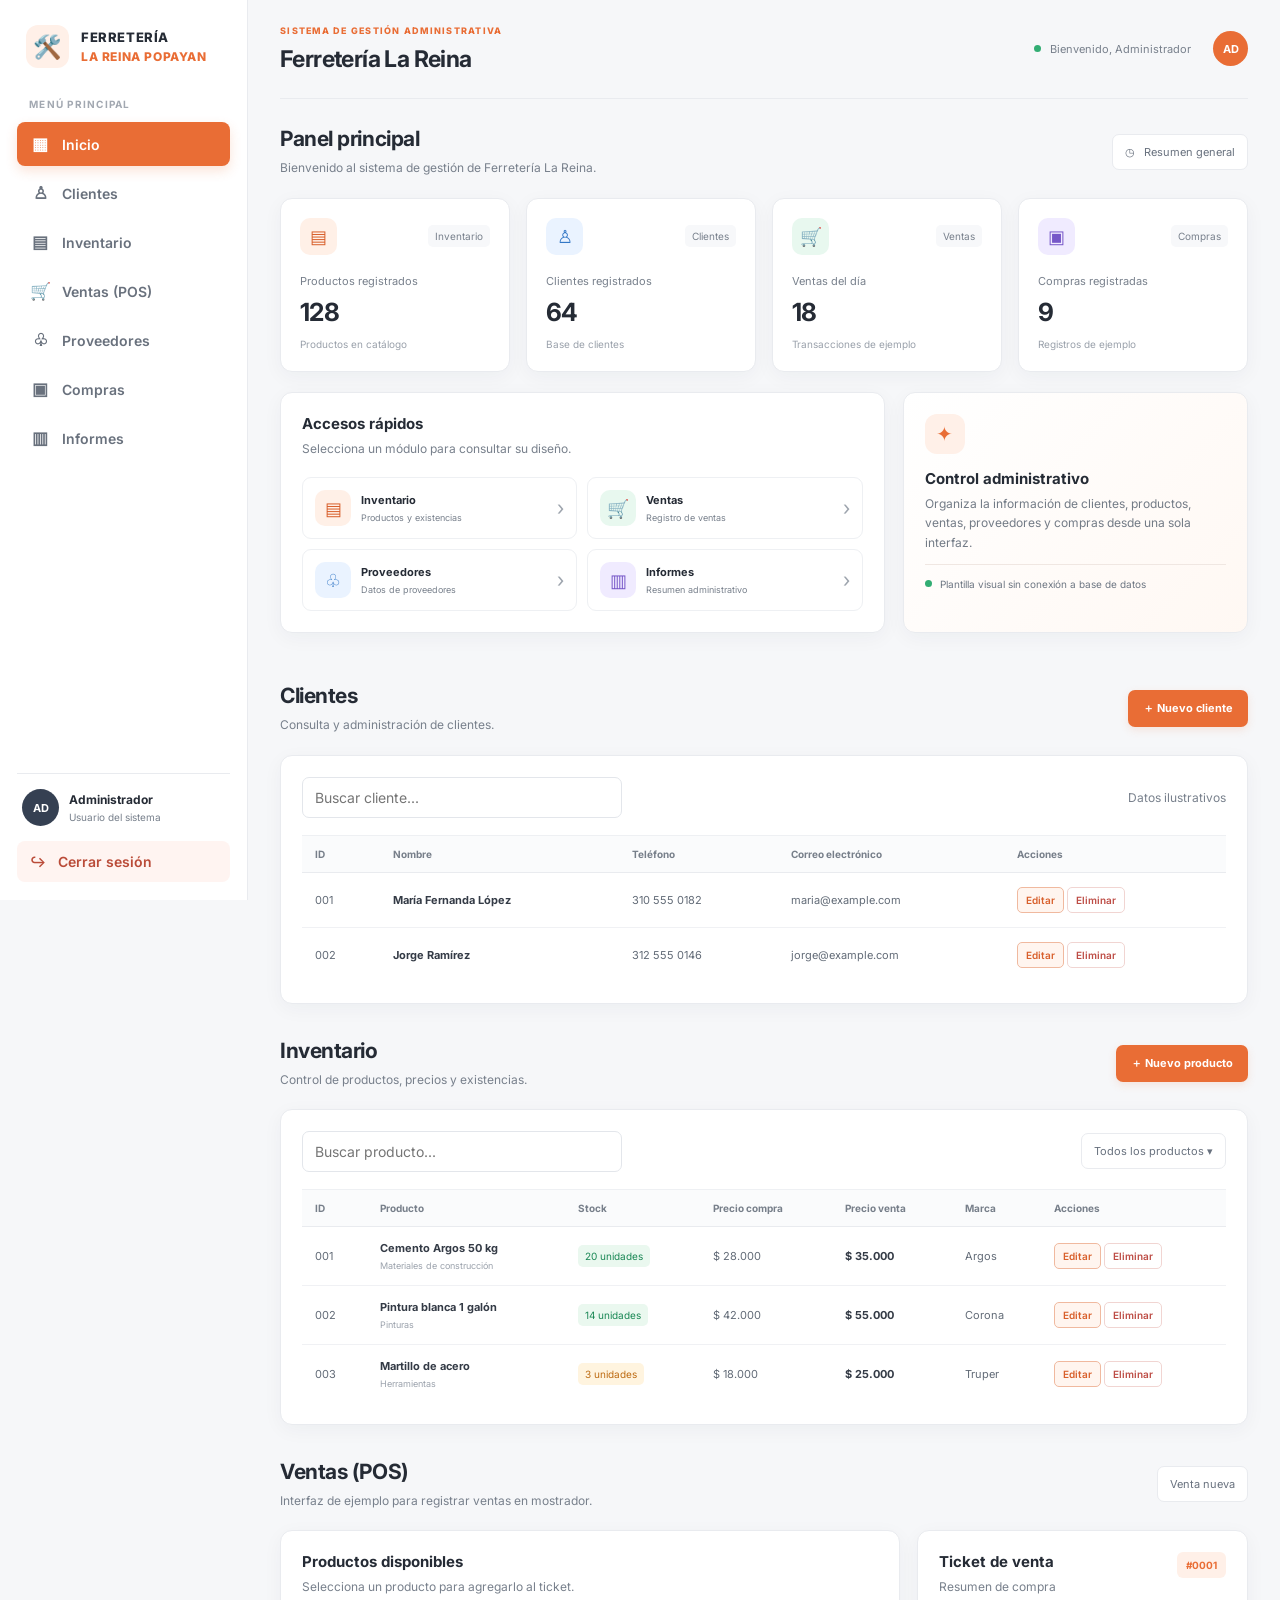
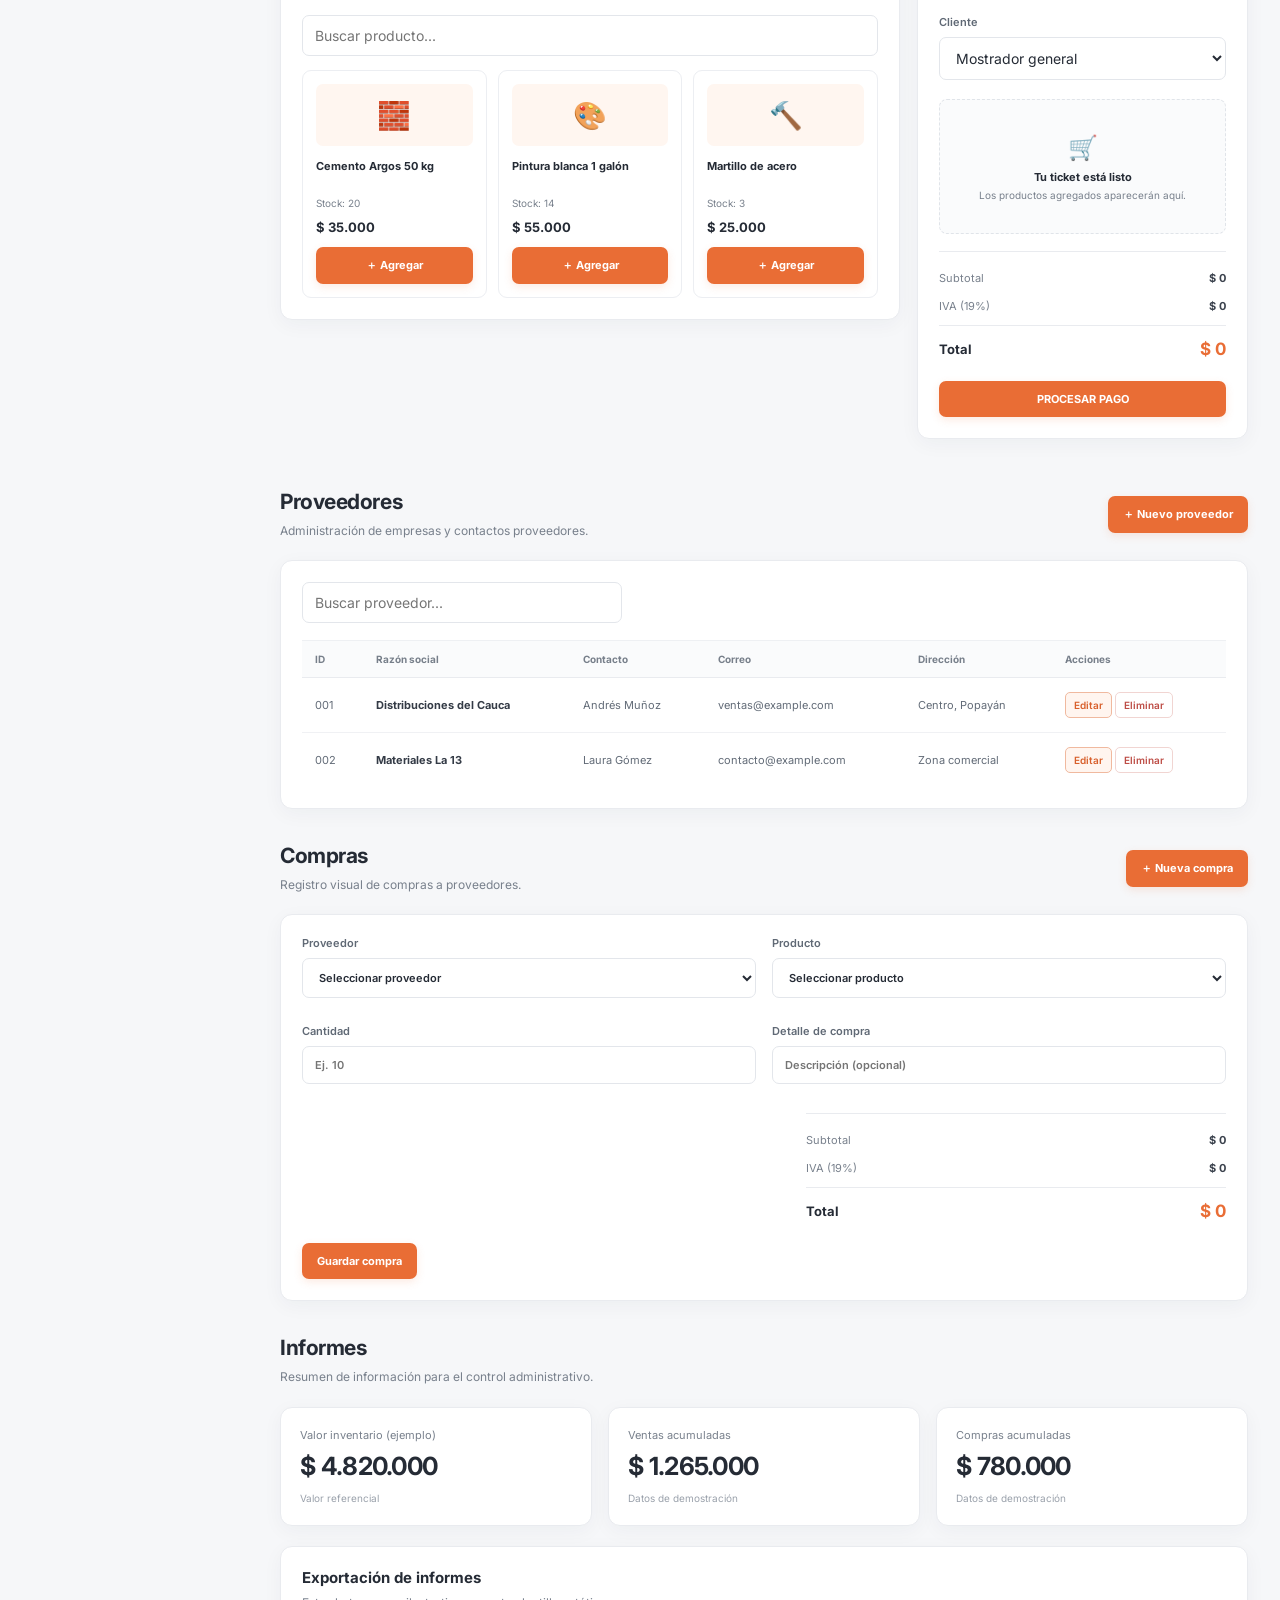
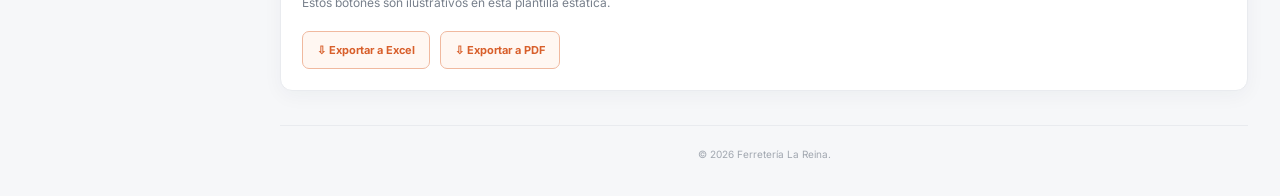
<file: index.html>
<!DOCTYPE html>
<html lang="es">
<head>
  <meta charset="UTF-8">
  <meta name="viewport" content="width=device-width, initial-scale=1.0">
  <title>Ferretería La Reina Popayan | Plantilla administrativa</title>
  <link rel="stylesheet" href="estilos.css">
</head>
<body>
  <div class="app-shell">
    <aside class="sidebar">
      <a class="brand" href="#inicio" aria-label="Ferretería La Reina, inicio">
        <span class="brand-icon">🛠️</span>
        <span><strong>FERRETERÍA</strong><small>LA REINA POPAYAN</small></span>
      </a>

      <div class="menu-label">MENÚ PRINCIPAL</div>
      <nav class="menu">
        <a class="menu-link active" href="#inicio"><span class="menu-icon">▦</span> Inicio</a>
        <a class="menu-link" href="#clientes"><span class="menu-icon">♙</span> Clientes</a>
        <a class="menu-link" href="#inventario"><span class="menu-icon">▤</span> Inventario</a>
        <a class="menu-link" href="#ventas"><span class="menu-icon">🛒</span> Ventas (POS)</a>
        <a class="menu-link" href="#proveedores"><span class="menu-icon">♧</span> Proveedores</a>
        <a class="menu-link" href="#compras"><span class="menu-icon">▣</span> Compras</a>
        <a class="menu-link" href="#informes"><span class="menu-icon">▥</span> Informes</a>
      </nav>

      <div class="sidebar-bottom">
        <div class="user-mini">
          <div class="avatar">AD</div>
          <div><strong>Administrador</strong><small>Usuario del sistema</small></div>
        </div>
        <a class="logout" href="#inicio">↪ &nbsp; Cerrar sesión</a>
      </div>
    </aside>

    <main class="main-content">
      <header class="topbar">
        <div>
          <p class="eyebrow">SISTEMA DE GESTIÓN ADMINISTRATIVA</p>
          <h1>Ferretería La Reina</h1>
        </div>
        <div class="topbar-right">
          <span class="status-dot"></span><span class="status-text">Bienvenido, Administrador</span>
          <div class="top-avatar">AD</div>
        </div>
      </header>

      <section id="inicio" class="page-section">
        <div class="welcome-row">
          <div>
            <h2>Panel principal</h2>
            <p class="muted">Bienvenido al sistema de gestión de Ferretería La Reina.</p>
          </div>
          <span class="date-chip">◷ &nbsp; Resumen general</span>
        </div>

        <div class="stats-grid">
          <article class="stat-card">
            <div class="stat-top"><span class="stat-icon orange">▤</span><span class="stat-tag">Inventario</span></div>
            <p class="stat-label">Productos registrados</p><strong class="stat-value">128</strong>
            <p class="stat-foot">Productos en catálogo</p>
          </article>
          <article class="stat-card">
            <div class="stat-top"><span class="stat-icon blue">♙</span><span class="stat-tag">Clientes</span></div>
            <p class="stat-label">Clientes registrados</p><strong class="stat-value">64</strong>
            <p class="stat-foot">Base de clientes</p>
          </article>
          <article class="stat-card">
            <div class="stat-top"><span class="stat-icon green">🛒</span><span class="stat-tag">Ventas</span></div>
            <p class="stat-label">Ventas del día</p><strong class="stat-value">18</strong>
            <p class="stat-foot">Transacciones de ejemplo</p>
          </article>
          <article class="stat-card">
            <div class="stat-top"><span class="stat-icon purple">▣</span><span class="stat-tag">Compras</span></div>
            <p class="stat-label">Compras registradas</p><strong class="stat-value">9</strong>
            <p class="stat-foot">Registros de ejemplo</p>
          </article>
        </div>

        <div class="content-grid">
          <article class="panel">
            <div class="panel-heading"><div><h3>Accesos rápidos</h3><p class="muted">Selecciona un módulo para consultar su diseño.</p></div></div>
            <div class="quick-grid">
              <a href="#inventario" class="quick-link"><span class="quick-icon orange">▤</span><span><strong>Inventario</strong><small>Productos y existencias</small></span><span class="arrow">›</span></a>
              <a href="#ventas" class="quick-link"><span class="quick-icon green">🛒</span><span><strong>Ventas</strong><small>Registro de ventas</small></span><span class="arrow">›</span></a>
              <a href="#proveedores" class="quick-link"><span class="quick-icon blue">♧</span><span><strong>Proveedores</strong><small>Datos de proveedores</small></span><span class="arrow">›</span></a>
              <a href="#informes" class="quick-link"><span class="quick-icon purple">▥</span><span><strong>Informes</strong><small>Resumen administrativo</small></span><span class="arrow">›</span></a>
            </div>
          </article>
          <article class="panel notice-panel">
            <div class="notice-icon">✦</div>
            <h3>Control administrativo</h3>
            <p>Organiza la información de clientes, productos, ventas, proveedores y compras desde una sola interfaz.</p>
            <div class="notice-line"><span class="status-dot"></span> Plantilla visual sin conexión a base de datos</div>
          </article>
        </div>
      </section>

      <section id="clientes" class="page-section">
        <div class="section-heading"><div><h2>Clientes</h2><p class="muted">Consulta y administración de clientes.</p></div><button class="btn-primary" type="button">＋ Nuevo cliente</button></div>
        <div class="panel">
          <div class="toolbar"><input type="search" placeholder="Buscar cliente..." aria-label="Buscar cliente"><span class="muted">Datos ilustrativos</span></div>
          <div class="table-wrap"><table><thead><tr><th>ID</th><th>Nombre</th><th>Teléfono</th><th>Correo electrónico</th><th>Acciones</th></tr></thead><tbody>
            <tr><td>001</td><td><strong>María Fernanda López</strong></td><td>310 555 0182</td><td>maria@example.com</td><td><button class="btn-small">Editar</button> <button class="btn-small danger">Eliminar</button></td></tr>
            <tr><td>002</td><td><strong>Jorge Ramírez</strong></td><td>312 555 0146</td><td>jorge@example.com</td><td><button class="btn-small">Editar</button> <button class="btn-small danger">Eliminar</button></td></tr>
          </tbody></table></div>
        </div>
      </section>

      <section id="inventario" class="page-section">
        <div class="section-heading"><div><h2>Inventario</h2><p class="muted">Control de productos, precios y existencias.</p></div><button class="btn-primary" type="button">＋ Nuevo producto</button></div>
        <div class="panel">
          <div class="toolbar"><input type="search" placeholder="Buscar producto..." aria-label="Buscar producto"><span class="filter-chip">Todos los productos ▾</span></div>
          <div class="table-wrap"><table><thead><tr><th>ID</th><th>Producto</th><th>Stock</th><th>Precio compra</th><th>Precio venta</th><th>Marca</th><th>Acciones</th></tr></thead><tbody>
            <tr><td>001</td><td><strong>Cemento Argos 50 kg</strong><small class="cell-sub">Materiales de construcción</small></td><td><span class="stock good">20 unidades</span></td><td>$ 28.000</td><td><strong>$ 35.000</strong></td><td>Argos</td><td><button class="btn-small">Editar</button> <button class="btn-small danger">Eliminar</button></td></tr>
            <tr><td>002</td><td><strong>Pintura blanca 1 galón</strong><small class="cell-sub">Pinturas</small></td><td><span class="stock good">14 unidades</span></td><td>$ 42.000</td><td><strong>$ 55.000</strong></td><td>Corona</td><td><button class="btn-small">Editar</button> <button class="btn-small danger">Eliminar</button></td></tr>
            <tr><td>003</td><td><strong>Martillo de acero</strong><small class="cell-sub">Herramientas</small></td><td><span class="stock low">3 unidades</span></td><td>$ 18.000</td><td><strong>$ 25.000</strong></td><td>Truper</td><td><button class="btn-small">Editar</button> <button class="btn-small danger">Eliminar</button></td></tr>
          </tbody></table></div>
        </div>
      </section>

      <section id="ventas" class="page-section">
        <div class="section-heading"><div><h2>Ventas (POS)</h2><p class="muted">Interfaz de ejemplo para registrar ventas en mostrador.</p></div><span class="date-chip">Venta nueva</span></div>
        <div class="pos-grid">
          <article class="panel"><div class="panel-heading"><div><h3>Productos disponibles</h3><p class="muted">Selecciona un producto para agregarlo al ticket.</p></div></div>
            <input class="full-input" type="search" placeholder="Buscar producto...">
            <div class="product-grid">
              <div class="product-card"><div class="product-symbol">🧱</div><strong>Cemento Argos 50 kg</strong><small>Stock: 20</small><b>$ 35.000</b><button class="btn-primary full-btn">＋ Agregar</button></div>
              <div class="product-card"><div class="product-symbol">🎨</div><strong>Pintura blanca 1 galón</strong><small>Stock: 14</small><b>$ 55.000</b><button class="btn-primary full-btn">＋ Agregar</button></div>
              <div class="product-card"><div class="product-symbol">🔨</div><strong>Martillo de acero</strong><small>Stock: 3</small><b>$ 25.000</b><button class="btn-primary full-btn">＋ Agregar</button></div>
            </div>
          </article>
          <article class="panel ticket"><div class="panel-heading"><div><h3>Ticket de venta</h3><p class="muted">Resumen de compra</p></div><span class="ticket-number">#0001</span></div>
            <label for="cliente">Cliente</label><select id="cliente" class="full-input"><option>Mostrador general</option><option>María Fernanda López</option></select>
            <div class="empty-ticket"><span>🛒</span><strong>Tu ticket está listo</strong><small>Los productos agregados aparecerán aquí.</small></div>
            <div class="totals"><div><span>Subtotal</span><strong>$ 0</strong></div><div><span>IVA (19%)</span><strong>$ 0</strong></div><div class="total-line"><span>Total</span><strong>$ 0</strong></div></div>
            <button class="btn-primary full-btn" type="button">PROCESAR PAGO</button>
          </article>
        </div>
      </section>

      <section id="proveedores" class="page-section">
        <div class="section-heading"><div><h2>Proveedores</h2><p class="muted">Administración de empresas y contactos proveedores.</p></div><button class="btn-primary" type="button">＋ Nuevo proveedor</button></div>
        <div class="panel"><div class="toolbar"><input type="search" placeholder="Buscar proveedor..." aria-label="Buscar proveedor"></div>
          <div class="table-wrap"><table><thead><tr><th>ID</th><th>Razón social</th><th>Contacto</th><th>Correo</th><th>Dirección</th><th>Acciones</th></tr></thead><tbody>
            <tr><td>001</td><td><strong>Distribuciones del Cauca</strong></td><td>Andrés Muñoz</td><td>ventas@example.com</td><td>Centro, Popayán</td><td><button class="btn-small">Editar</button> <button class="btn-small danger">Eliminar</button></td></tr>
            <tr><td>002</td><td><strong>Materiales La 13</strong></td><td>Laura Gómez</td><td>contacto@example.com</td><td>Zona comercial</td><td><button class="btn-small">Editar</button> <button class="btn-small danger">Eliminar</button></td></tr>
          </tbody></table></div>
        </div>
      </section>

      <section id="compras" class="page-section">
        <div class="section-heading"><div><h2>Compras</h2><p class="muted">Registro visual de compras a proveedores.</p></div><button class="btn-primary" type="button">＋ Nueva compra</button></div>
        <div class="panel"><div class="form-grid"><label>Proveedor<select class="full-input"><option>Seleccionar proveedor</option><option>Distribuciones del Cauca</option></select></label><label>Producto<select class="full-input"><option>Seleccionar producto</option><option>Cemento Argos 50 kg</option></select></label><label>Cantidad<input class="full-input" type="number" placeholder="Ej. 10"></label><label>Detalle de compra<input class="full-input" type="text" placeholder="Descripción (opcional)"></label></div>
          <div class="purchase-summary"><div><span>Subtotal</span><strong>$ 0</strong></div><div><span>IVA (19%)</span><strong>$ 0</strong></div><div class="total-line"><span>Total</span><strong>$ 0</strong></div></div><button class="btn-primary" type="button">Guardar compra</button>
        </div>
      </section>

      <section id="informes" class="page-section">
        <div class="section-heading"><div><h2>Informes</h2><p class="muted">Resumen de información para el control administrativo.</p></div></div>
        <div class="stats-grid report-stats"><article class="stat-card"><p class="stat-label">Valor inventario (ejemplo)</p><strong class="stat-value">$ 4.820.000</strong><p class="stat-foot">Valor referencial</p></article><article class="stat-card"><p class="stat-label">Ventas acumuladas</p><strong class="stat-value">$ 1.265.000</strong><p class="stat-foot">Datos de demostración</p></article><article class="stat-card"><p class="stat-label">Compras acumuladas</p><strong class="stat-value">$ 780.000</strong><p class="stat-foot">Datos de demostración</p></article></div>
        <div class="panel"><div class="panel-heading"><div><h3>Exportación de informes</h3><p class="muted">Estos botones son ilustrativos en esta plantilla estática.</p></div></div><div class="export-row"><button class="btn-outline">⇩ Exportar a Excel</button><button class="btn-outline">⇩ Exportar a PDF</button></div></div>
      </section>

      <footer class="footer">© 2026 Ferretería La Reina. </footer>
    </main>
  </div>
</body>
</html>
</file>
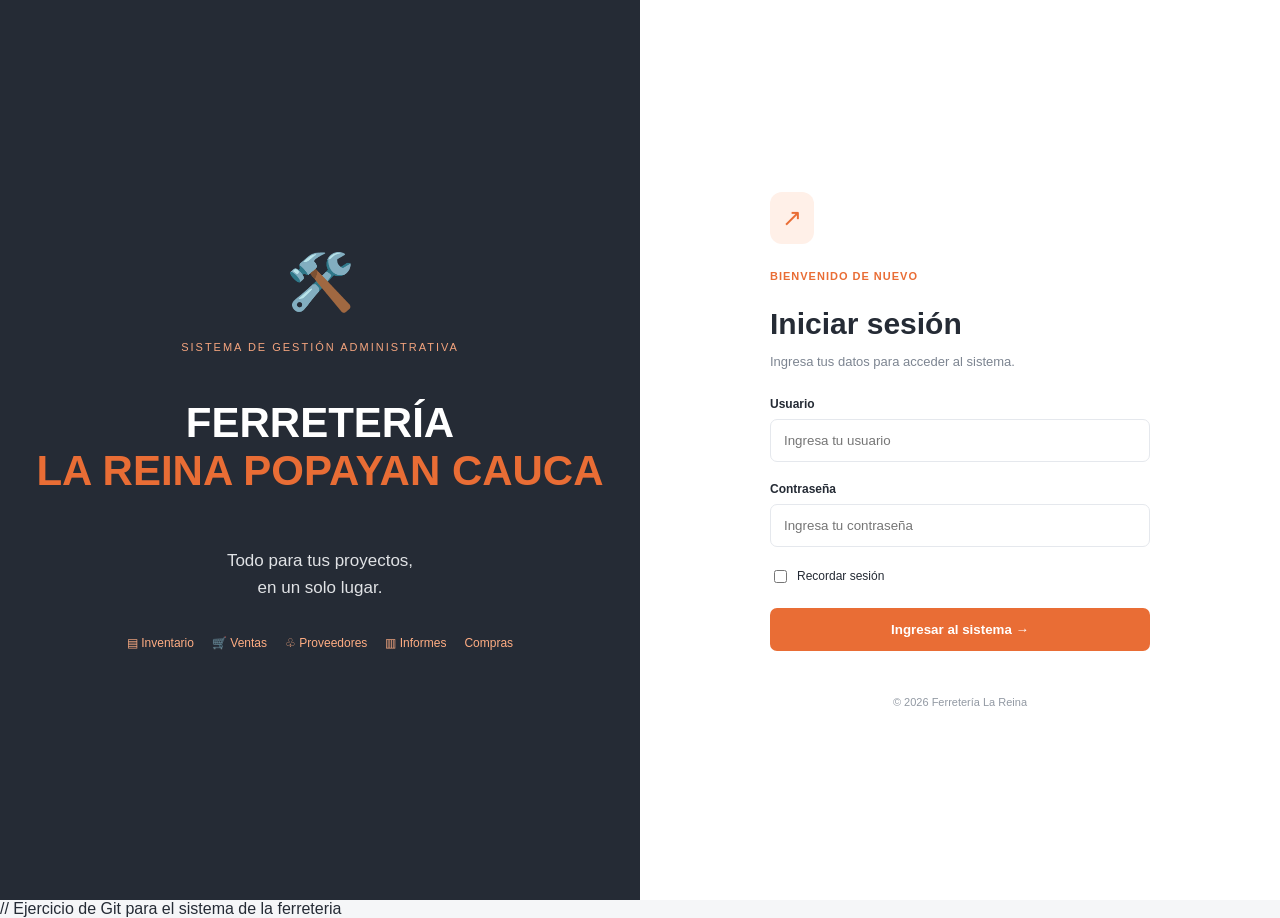
<file: login.html>
<!DOCTYPE html>
<html lang="es">

<head>
    <meta charset="UTF-8">
    <meta name="viewport" content="width=device-width, initial-scale=1.0">
    <title>Iniciar sesión | Ferretería La Reina</title>
    <link rel="stylesheet" href="login.css">
</head>

<body>
    <main class="contenedor-login">

        <section class="panel-marca">
            <div class="logo">🛠️</div>
            <p class="etiqueta">SISTEMA DE GESTIÓN ADMINISTRATIVA</p>
            <h1>FERRETERÍA<br><span>LA REINA POPAYAN CAUCA </span></h1>
            <p class="eslogan">Todo para tus proyectos,<br>en un solo lugar.</p>

            <div class="modulos">
                <span>▤ Inventario</span>
                <span>🛒 Ventas</span>
                <span>♧ Proveedores</span>
                <span>▥ Informes</span>
                <Span>Compras</span>
            </div>
        </section>

        <section class="panel-formulario">
            <div class="formulario">
                <div class="icono-login">↗</div>
                <p class="subtitulo">BIENVENIDO DE NUEVO</p>
                <h2>Iniciar sesión</h2>
                <p class="descripcion">Ingresa tus datos para acceder al sistema.</p>

                <form action="index.html" method="get">
                    <label for="usuario">Usuario</label>
                    <input id="usuario" name="usuario" type="text" placeholder="Ingresa tu usuario" required>

                    <label for="contrasena">Contraseña</label>
                    <input id="contrasena" name="contrasena" type="password" placeholder="Ingresa tu contraseña"
                        required>

                    <label class="recordar">
                        <input type="checkbox" name="recordar">
                        Recordar sesión
                    </label>

                    <button type="submit">Ingresar al sistema →</button>
                </form>
                
            </div>
            <footer>© 2026 Ferretería La Reina</footer>
        </section>

    </main>
</body>
// Ejercicio de Git para el sistema de la ferreteria
</html>
</file>
<file: estilos.css>
@import url('https://fonts.googleapis.com/css2?family=Inter:wght@400;500;600;700;800&display=swap');

:root {
  --orange: #e96d35;
  --orange-dark: #d95d27;
  --orange-soft: #fff0e8;
  --ink: #252b35;
  --muted: #78808c;
  --line: #e9ebef;
  --surface: #ffffff;
  --page: #f6f7f9;
  --green: #198754;
  --shadow: 0 5px 20px rgba(30, 41, 59, .045);
}
* { box-sizing: border-box; }
html { scroll-behavior: smooth; scroll-padding-top: 22px; }
body { margin: 0; font-family: Inter, Arial, sans-serif; background: var(--page); color: var(--ink); font-size: 14px; }
a { color: inherit; text-decoration: none; }
button, input, select { font: inherit; }
button { cursor: pointer; }
.app-shell { min-height: 100vh; }
.sidebar { position: fixed; inset: 0 auto 0 0; width: 248px; background: #fff; border-right: 1px solid var(--line); display: flex; flex-direction: column; padding: 25px 17px 18px; z-index: 5; }
.brand { display: flex; align-items: center; gap: 12px; padding: 0 9px 30px; color: var(--ink); }
.brand-icon { width: 43px; height: 43px; display: grid; place-items: center; border-radius: 12px; background: var(--orange-soft); font-size: 23px; }
.brand strong, .brand small { display: block; letter-spacing: .6px; }
.brand strong { font-size: 13px; font-weight: 800; }
.brand small { color: var(--orange); font-size: 12px; font-weight: 800; margin-top: 4px; }
.menu-label { color: #a2a8b1; font-size: 10px; letter-spacing: 1.25px; font-weight: 700; padding: 0 12px 12px; }
.menu { display: grid; gap: 5px; }
.menu-link { display: flex; align-items: center; gap: 12px; min-height: 44px; padding: 0 13px; border-radius: 8px; color: #69717d; font-weight: 600; transition: .18s ease; }
.menu-link:hover { background: #fff6f1; color: var(--orange-dark); }
.menu-link.active { background: var(--orange); color: #fff; box-shadow: 0 5px 12px #e96d3530; }
.menu-icon { width: 20px; text-align: center; font-size: 17px; }
.sidebar-bottom { margin-top: auto; }
.user-mini { display: flex; align-items: center; gap: 10px; padding: 15px 5px; border-top: 1px solid var(--line); }
.avatar, .top-avatar { width: 37px; height: 37px; display: grid; place-items: center; border-radius: 50%; color: #fff; background: #354052; font-size: 11px; font-weight: 700; }
.user-mini strong, .user-mini small { display: block; }
.user-mini strong { font-size: 12px; }
.user-mini small { color: var(--muted); font-size: 10px; margin-top: 4px; }
.logout { display: block; color: #ba4b38; background: #fff4f1; padding: 12px 13px; border-radius: 8px; font-weight: 600; }
.logout:hover { background: #ffe8e0; }
.main-content { margin-left: 248px; padding: 0 32px 28px; max-width: 1800px; }
.topbar { display: flex; align-items: center; justify-content: space-between; gap: 20px; padding: 24px 0 25px; border-bottom: 1px solid var(--line); margin-bottom: 27px; }
.eyebrow { color: var(--orange); font-size: 9px; font-weight: 800; letter-spacing: 1.25px; margin: 0 0 7px; }
h1, h2, h3, p { margin-top: 0; }
h1 { margin-bottom: 0; font-size: 23px; letter-spacing: -.6px; }
h2 { margin-bottom: 7px; font-size: 21px; letter-spacing: -.45px; }
h3 { font-size: 15px; margin-bottom: 6px; }
p { line-height: 1.6; }
.muted { color: var(--muted); font-size: 12px; margin-bottom: 0; }
.topbar-right { display: flex; align-items: center; gap: 9px; color: var(--muted); font-size: 11px; }
.status-dot { display: inline-block; width: 7px; height: 7px; background: #32ad73; border-radius: 50%; flex: 0 0 auto; }
.top-avatar { margin-left: 13px; background: var(--orange); width: 35px; height: 35px; }
.page-section { margin-bottom: 34px; }
.welcome-row, .section-heading { display: flex; align-items: center; justify-content: space-between; gap: 18px; margin-bottom: 20px; }
.date-chip, .filter-chip { display: inline-flex; align-items: center; border: 1px solid var(--line); background: #fff; color: #68717e; border-radius: 7px; padding: 10px 12px; font-size: 11px; white-space: nowrap; }
.stats-grid { display: grid; grid-template-columns: repeat(4, minmax(0, 1fr)); gap: 16px; margin-bottom: 20px; }
.stat-card, .panel { background: var(--surface); border: 1px solid var(--line); border-radius: 12px; box-shadow: var(--shadow); }
.stat-card { padding: 19px; min-width: 0; }
.stat-top { display: flex; justify-content: space-between; align-items: center; margin-bottom: 18px; }
.stat-icon, .quick-icon { display: grid; place-items: center; width: 37px; height: 37px; border-radius: 10px; font-size: 18px; }
.orange { color: #d85f2b; background: #fff0e7; }
.blue { color: #3478c6; background: #eaf3ff; }
.green { color: #198754; background: #e8f8ef; }
.purple { color: #7657c8; background: #f0ebff; }
.stat-tag { font-size: 10px; color: var(--muted); background: #f7f8fa; border-radius: 5px; padding: 5px 7px; }
.stat-label { color: var(--muted); font-size: 11px; margin-bottom: 7px; }
.stat-value { display: block; font-size: 25px; letter-spacing: -.7px; }
.stat-foot { color: #9aa1ab; font-size: 10px; margin: 9px 0 0; }
.content-grid { display: grid; grid-template-columns: minmax(0, 1.4fr) minmax(250px, .8fr); gap: 18px; }
.panel { padding: 21px; margin-bottom: 16px; min-width: 0; }
.panel-heading { display: flex; align-items: flex-start; justify-content: space-between; gap: 12px; margin-bottom: 19px; }
.quick-grid { display: grid; grid-template-columns: repeat(2, minmax(0, 1fr)); gap: 10px; }
.quick-link { display: flex; align-items: center; gap: 10px; border: 1px solid #eef0f3; border-radius: 9px; padding: 12px; transition: .15s; min-width: 0; }
.quick-link:hover { border-color: #f0b59a; background: #fffaf7; }
.quick-icon { flex: 0 0 36px; width: 36px; height: 36px; }
.quick-link strong, .quick-link small { display: block; }
.quick-link strong { font-size: 11px; }
.quick-link small { color: var(--muted); font-size: 9px; margin-top: 5px; }
.arrow { color: #9da4ad; margin-left: auto; font-size: 20px; }
.notice-panel { background: linear-gradient(135deg, #fff 0%, #fff8f3 100%); }
.notice-icon { display: grid; place-items: center; width: 40px; height: 40px; background: var(--orange-soft); color: var(--orange); border-radius: 12px; font-size: 20px; margin-bottom: 15px; }
.notice-panel p { color: #737b86; font-size: 12px; }
.notice-line { display: flex; align-items: center; gap: 8px; color: #6e7783; font-size: 10px; padding-top: 13px; border-top: 1px solid #f0e7e2; }
.btn-primary { background: var(--orange); color: #fff; border: 0; border-radius: 7px; padding: 11px 15px; font-weight: 700; font-size: 11px; box-shadow: 0 3px 8px #e96d3525; transition: .18s; white-space: nowrap; }
.btn-primary:hover { background: var(--orange-dark); transform: translateY(-1px); }
.toolbar { display: flex; align-items: center; justify-content: space-between; gap: 12px; margin-bottom: 17px; }
input, select { border: 1px solid #e3e6eb; border-radius: 7px; padding: 11px 12px; background: #fff; color: var(--ink); outline: none; }
input:focus, select:focus { border-color: #e99a75; box-shadow: 0 0 0 3px #e96d3518; }
.toolbar input { width: min(100%, 320px); }
.table-wrap { width: 100%; overflow-x: auto; }
table { width: 100%; border-collapse: collapse; white-space: nowrap; font-size: 11px; }
th { text-align: left; padding: 12px 13px; background: #fafbfc; color: #777f8a; font-size: 10px; font-weight: 700; border-top: 1px solid #eef0f3; border-bottom: 1px solid #e9ebef; }
td { padding: 14px 13px; border-bottom: 1px solid #f0f1f4; color: #626b77; }
tbody tr:last-child td { border-bottom: 0; }
tbody tr:hover { background: #fffaf7; }
td strong { color: #343b46; }
.cell-sub { display: block; margin-top: 5px; color: #9ba2ac; font-size: 9px; }
.btn-small { border: 1px solid #f0b99f; background: #fff5ef; color: #d85f2b; padding: 6px 8px; border-radius: 5px; font-size: 10px; font-weight: 600; }
.btn-small:hover { background: #ffe8dc; }
.btn-small.danger { color: #bd4c45; background: #fff; border-color: #f1d5d2; }
.stock { display: inline-block; padding: 5px 7px; border-radius: 5px; font-size: 10px; }
.stock.good { color: #198754; background: #eaf8ef; }
.stock.low { color: #bd6b12; background: #fff4df; }
.pos-grid { display: grid; grid-template-columns: minmax(0, 1.5fr) minmax(270px, .8fr); gap: 17px; align-items: start; }
.full-input { width: 100%; margin-bottom: 14px; }
.product-grid { display: grid; grid-template-columns: repeat(3, minmax(0, 1fr)); gap: 11px; }
.product-card { display: flex; flex-direction: column; align-items: flex-start; padding: 13px; border: 1px solid #eceef2; border-radius: 9px; min-width: 0; }
.product-symbol { display: grid; place-items: center; height: 62px; width: 100%; border-radius: 7px; background: #fff6f0; font-size: 27px; margin-bottom: 12px; }
.product-card strong { font-size: 11px; line-height: 1.5; min-height: 34px; }
.product-card small { color: var(--muted); font-size: 10px; margin: 5px 0 10px; }
.product-card b { font-size: 13px; margin-bottom: 12px; }
.full-btn { width: 100%; }
.ticket-number { color: var(--orange); background: var(--orange-soft); padding: 7px 9px; border-radius: 6px; font-size: 10px; font-weight: 700; }
.ticket label, .form-grid label { display: block; color: #606975; font-size: 11px; font-weight: 600; margin-bottom: 8px; }
.empty-ticket { display: flex; flex-direction: column; align-items: center; justify-content: center; text-align: center; min-height: 135px; background: #fafbfc; border: 1px dashed #e0e4e9; border-radius: 8px; margin: 5px 0 17px; padding: 15px; }
.empty-ticket span { font-size: 24px; margin-bottom: 8px; }
.empty-ticket strong { font-size: 11px; }
.empty-ticket small { color: var(--muted); font-size: 10px; margin-top: 5px; }
.totals, .purchase-summary { border-top: 1px solid var(--line); padding-top: 12px; margin-bottom: 15px; }
.totals div, .purchase-summary div { display: flex; align-items: center; justify-content: space-between; color: var(--muted); font-size: 11px; padding: 7px 0; }
.totals strong, .purchase-summary strong { color: #3b424d; }
.totals .total-line, .purchase-summary .total-line { border-top: 1px solid var(--line); margin-top: 5px; padding-top: 13px; color: var(--ink); font-weight: 700; font-size: 13px; }
.total-line strong { color: var(--orange); font-size: 17px; }
.form-grid { display: grid; grid-template-columns: repeat(2, minmax(0, 1fr)); gap: 12px 16px; margin-bottom: 15px; }
.form-grid label { margin-bottom: 0; }
.form-grid input, .form-grid select { display: block; width: 100%; margin-top: 8px; }
.purchase-summary { max-width: 420px; margin-left: auto; }
.report-stats { grid-template-columns: repeat(3, minmax(0, 1fr)); }
.export-row { display: flex; flex-wrap: wrap; gap: 10px; }
.btn-outline { border: 1px solid #f0b99f; background: #fff7f2; color: #d85f2b; border-radius: 7px; padding: 11px 14px; font-size: 11px; font-weight: 700; }
.btn-outline:hover { background: #ffebe0; }
.footer { border-top: 1px solid var(--line); padding: 22px 0 8px; color: #a1a7b0; text-align: center; font-size: 10px; }
@media (min-width: 1500px) { .main-content { margin-right: auto; padding-left: 42px; padding-right: 42px; } }
@media (max-width: 1100px) {
  .sidebar { width: 215px; }
  .main-content { margin-left: 215px; padding: 0 22px 24px; }
  .stats-grid { grid-template-columns: repeat(2, minmax(0, 1fr)); }
  .content-grid, .pos-grid { grid-template-columns: 1fr; }
  .product-grid { grid-template-columns: repeat(3, minmax(0, 1fr)); }
}
@media (max-width: 720px) {
  .sidebar { position: relative; width: 100%; inset: auto; padding: 15px; border-right: 0; border-bottom: 1px solid var(--line); }
  .brand { padding: 0 5px 15px; }
  .menu-label, .sidebar-bottom { display: none; }
  .menu { display: flex; overflow-x: auto; padding-bottom: 3px; }
  .menu-link { flex: 0 0 auto; min-height: 38px; padding: 0 11px; font-size: 11px; }
  .main-content { margin-left: 0; padding: 0 14px 20px; }
  .topbar { padding: 18px 0; align-items: flex-start; }
  h1 { font-size: 19px; }
  .eyebrow { font-size: 8px; }
  .topbar-right { font-size: 0; }
  .top-avatar { margin-left: 0; }
  .welcome-row, .section-heading { align-items: flex-start; }
  .date-chip { display: none; }
  .stats-grid, .report-stats { grid-template-columns: repeat(2, minmax(0, 1fr)); gap: 10px; }
  .stat-card { padding: 14px; }
  .stat-value { font-size: 21px; }
  .stat-tag { display: none; }
  .quick-grid, .form-grid { grid-template-columns: 1fr; }
  .product-grid { grid-template-columns: repeat(2, minmax(0, 1fr)); }
  .panel { padding: 15px; }
  .section-heading { flex-direction: column; }
  .section-heading .btn-primary { align-self: flex-start; }
  .toolbar { align-items: flex-start; flex-direction: column; }
  .toolbar input { width: 100%; }
}
@media (max-width: 390px) {
  .stats-grid, .report-stats, .product-grid { grid-template-columns: 1fr; }
}
</file>
<file: login.css>
* {
    box-sizing: border-box;
}

body {
    margin: 0;
    font-family: Arial, sans-serif;
    background: #f5f6f8;
    color: #252b35;
}

.contenedor-login {
    display: grid;
    grid-template-columns: 1fr 1fr;
    min-height: 100vh;
}

.panel-marca {
    background: #252b35;
    color: white;
    display: flex;
    flex-direction: column;
    justify-content: center;
    align-items: center;
    text-align: center;
    padding: 35px;
}

.logo {
    font-size: 55px;
    margin-bottom: 15px;
}

.etiqueta {
    color: #f4a47e;
    font-size: 11px;
    letter-spacing: 2px;
}

.panel-marca h1 {
    font-size: 42px;
    line-height: 1.15;
}

.panel-marca h1 span {
    color: #e96d35;
}

.eslogan {
    color: #e0e2e5;
    font-size: 17px;
    line-height: 1.6;
    margin-bottom: 35px;
}

.modulos {
    display: flex;
    flex-wrap: wrap;
    justify-content: center;
    gap: 18px;
    font-size: 12px;
    color: #ffad83;
}

.panel-formulario {
    display: flex;
    flex-direction: column;
    justify-content: center;
    align-items: center;
    padding: 30px;
    background: white;
}

.formulario {
    width: 100%;
    max-width: 380px;
}

.icono-login {
    background: #fff0e8;
    color: #e96d35;
    border-radius: 12px;
    padding: 12px;
    display: inline-block;
    font-size: 24px;
    margin-bottom: 15px;
}

.subtitulo {
    color: #e96d35;
    font-size: 11px;
    font-weight: bold;
    letter-spacing: 1px;
}

h2 {
    font-size: 30px;
    margin-bottom: 8px;
}

.descripcion {
    color: #7d8591;
    font-size: 13px;
    margin-bottom: 28px;
}

form>label {
    display: block;
    font-size: 12px;
    font-weight: bold;
    margin-bottom: 8px;
}

form>input {
    display: block;
    width: 100%;
    padding: 13px;
    margin-bottom: 20px;
    border: 1px solid #e5e8ed;
    border-radius: 7px;
    outline-color: #e96d35;
}

form .recordar {
    display: flex;
    align-items: center;
    gap: 7px;
    font-weight: normal;
    margin-bottom: 22px;
}

.recordar input {
    accent-color: #e96d35;
}

button {
    width: 100%;
    padding: 14px;
    background: #e96d35;
    color: white;
    border: none;
    border-radius: 7px;
    font-weight: bold;
    cursor: pointer;
}

button:hover {
    background: #d95d27;
}

.nota {
    color: #9299a3;
    text-align: center;
    font-size: 11px;
    margin-top: 25px;
}

footer {
    color: #9299a3;
    font-size: 11px;
    margin-top: 45px;
}

@media (max-width: 700px) {
    .contenedor-login {
        grid-template-columns: 1fr;
    }

    .panel-marca {
        padding: 30px 15px;
    }

    .panel-marca h1 {
        font-size: 32px;
    }

    .panel-formulario {
        padding: 35px 22px;
    }
}
</file>
